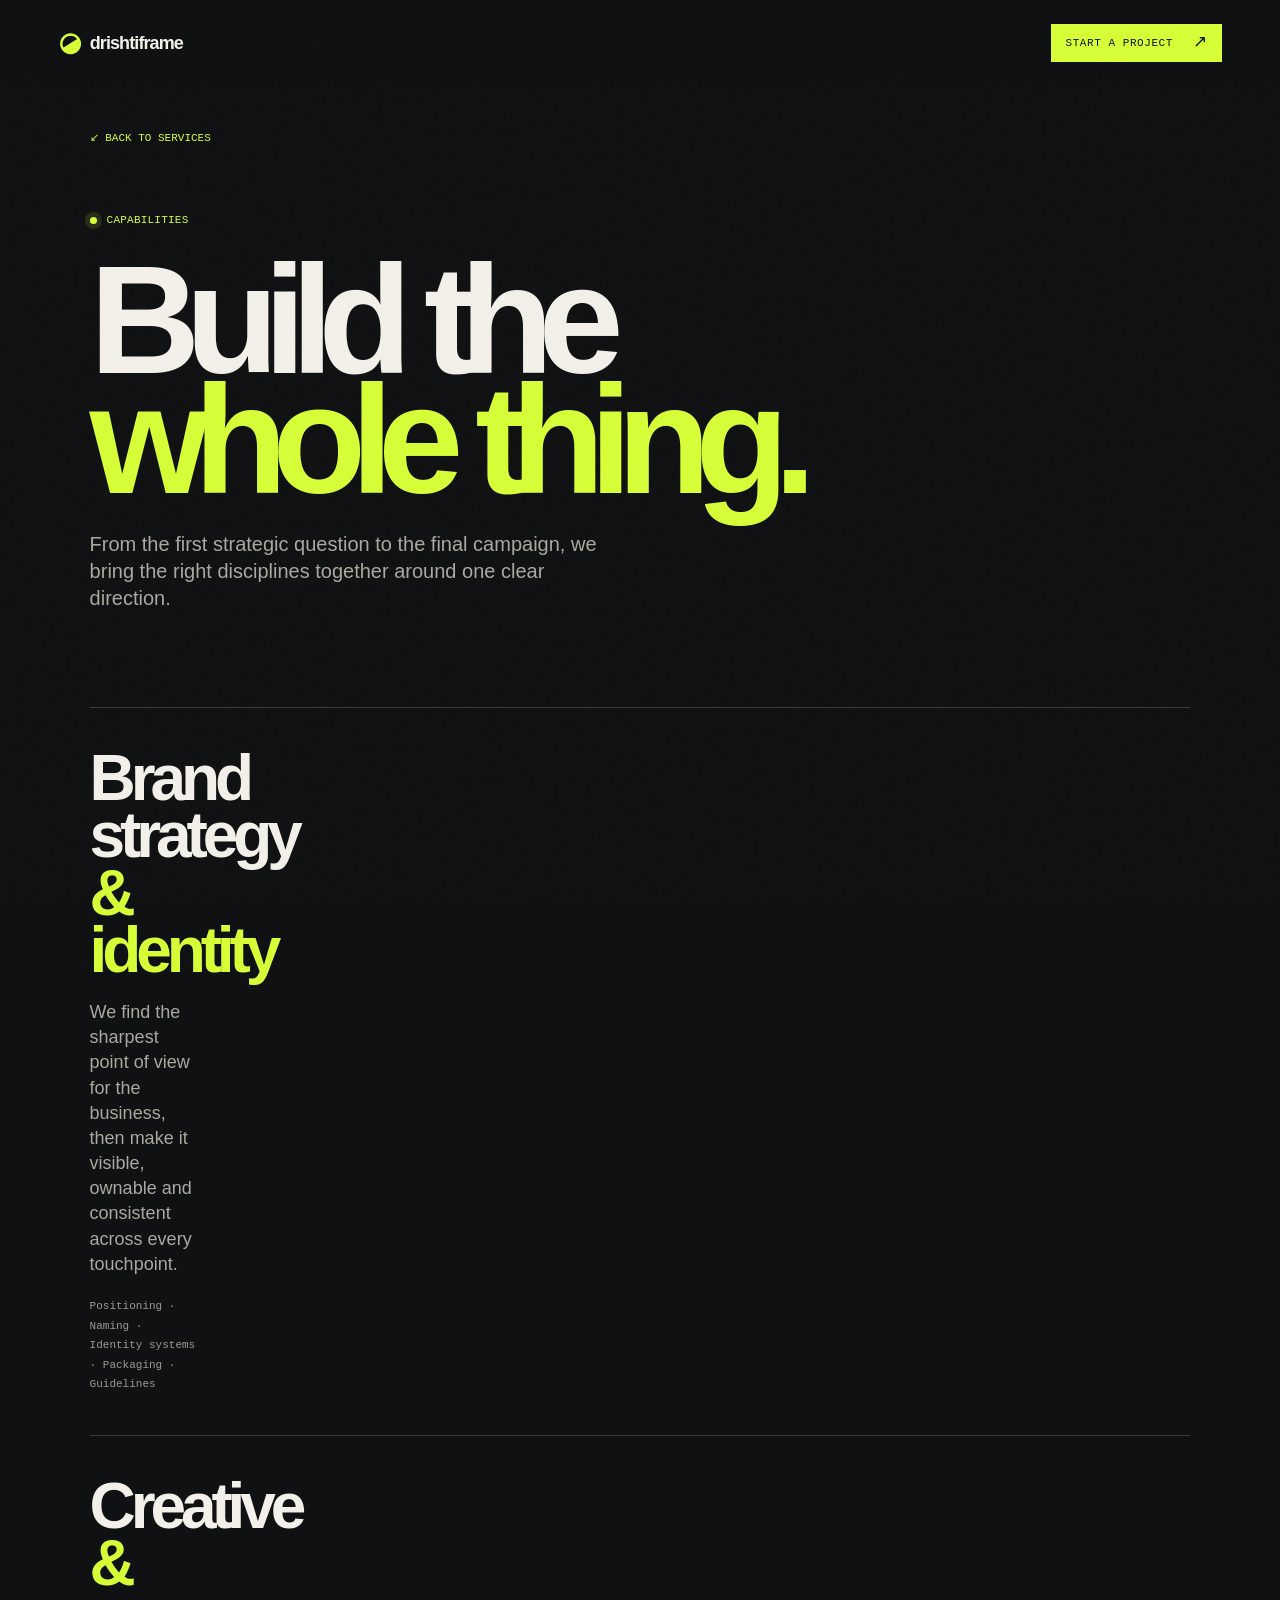
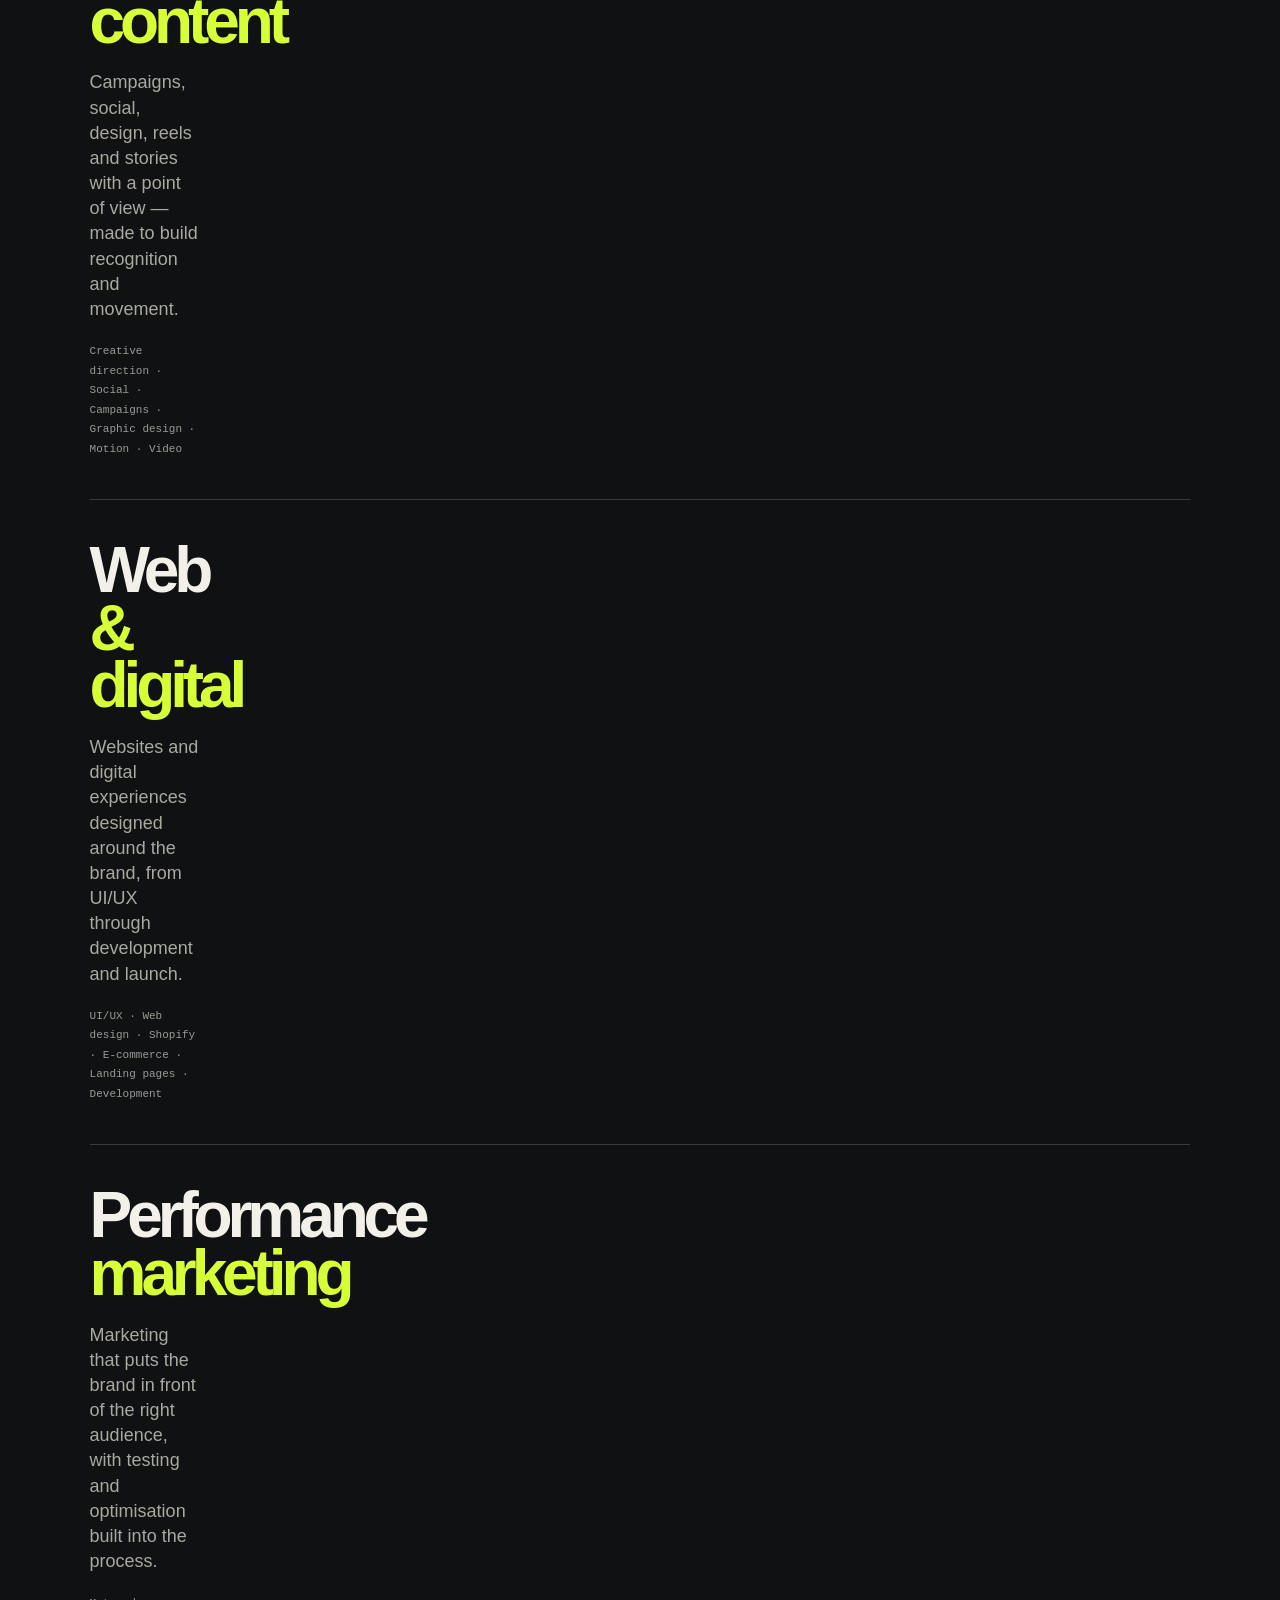
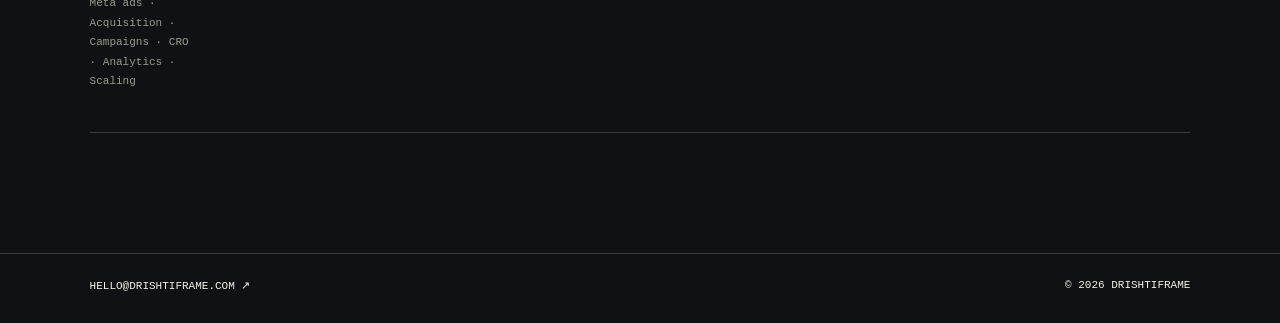
<file: service.html>
<!doctype html>
<html lang="en">
  <head>
    <meta charset="UTF-8" /><meta name="viewport" content="width=device-width, initial-scale=1.0" />
    <meta name="description" content="Explore Drishtiframe's brand strategy, creative, digital and performance marketing capabilities." />
    <meta name="robots" content="index, follow" /><title>Services — Drishtiframe</title>
    <link rel="stylesheet" href="styles.css" />
  </head>
  <body class="service-page"><div class="noise"></div><header class="nav"><a class="logo" href="index.html#top"><span class="logo-mark">◒</span><span>drishtiframe</span></a><a class="button button-small" href="index.html#contact">Start a project <span>↗</span></a></header>
    <main class="service-detail section-pad"><a class="back-link" href="index.html#services">↙ Back to services</a><p class="eyebrow"><span class="pulse"></span> Capabilities</p><h1>Build the<br /><em>whole thing.</em></h1><p class="service-lede">From the first strategic question to the final campaign, we bring the right disciplines together around one clear direction.</p>
      <div class="detail-list"><article id="brand"><div class="detail-number">01</div><div><h2>Brand strategy <em>& identity</em></h2><p>We find the sharpest point of view for the business, then make it visible, ownable and consistent across every touchpoint.</p><small>Positioning · Naming · Identity systems · Packaging · Guidelines</small></div></article><article id="creative"><div class="detail-number">02</div><div><h2>Creative <em>& content</em></h2><p>Campaigns, social, design, reels and stories with a point of view — made to build recognition and movement.</p><small>Creative direction · Social · Campaigns · Graphic design · Motion · Video</small></div></article><article id="digital"><div class="detail-number">03</div><div><h2>Web <em>& digital</em></h2><p>Websites and digital experiences designed around the brand, from UI/UX through development and launch.</p><small>UI/UX · Web design · Shopify · E-commerce · Landing pages · Development</small></div></article><article id="growth"><div class="detail-number">04</div><div><h2>Performance <em>marketing</em></h2><p>Marketing that puts the brand in front of the right audience, with testing and optimisation built into the process.</p><small>Meta ads · Acquisition · Campaigns · CRO · Analytics · Scaling</small></div></article></div>
    </main><footer class="detail-footer section-pad"><a href="mailto:hello@drishtiframe.com">hello@drishtiframe.com ↗</a><span>© 2026 Drishtiframe</span></footer>
  </body>
</html>
</file>
<file: styles.css>
:root{--ink:#101112;--paper:#f2f0e9;--lime:#d6ff38;--muted:#9b9b92;--line:rgba(242,240,233,.18);--mono:'DM Mono',monospace;--sans:'Space Grotesk',sans-serif}*{box-sizing:border-box}html{scroll-behavior:smooth}body{margin:0;background:var(--ink);color:var(--paper);font-family:var(--sans);overflow-x:hidden}.noise{position:fixed;inset:0;opacity:.035;pointer-events:none;z-index:10;background-image:url("data:image/svg+xml,%3Csvg viewBox='0 0 160 160' xmlns='http://www.w3.org/2000/svg'%3E%3Cfilter id='n'%3E%3CfeTurbulence type='fractalNoise' baseFrequency='.9' numOctaves='4' stitchTiles='stitch'/%3E%3C/filter%3E%3Crect width='100%25' height='100%25' filter='url(%23n)' opacity='.5'/%3E%3C/svg%3E")}.nav{height:86px;display:flex;align-items:center;justify-content:space-between;padding:0 4.5vw;position:fixed;top:0;left:0;right:0;z-index:20;background:linear-gradient(180deg,var(--ink) 0%,rgba(16,17,18,.8) 65%,transparent 100%)}.logo{display:flex;align-items:center;gap:10px;color:var(--paper);font-weight:600;font-size:18px;text-decoration:none;letter-spacing:-.05em}.logo-mark{font-size:26px;color:var(--lime);line-height:0;transform:rotate(-32deg);display:inline-block}.nav-links{display:flex;gap:30px;margin-left:auto;margin-right:38px}.nav a{color:var(--paper);text-decoration:none}.nav-links a,.text-link,.section-top p,.eyebrow,.section-kicker,.hero-meta,.project-info p,.service-card p,.team-list small,.proof-points p,.contact-row,.trust-item span{font:11px var(--mono);letter-spacing:.02em}.nav-links a{opacity:.65;transition:opacity .2s}.nav-links a:hover{opacity:1}.button{display:inline-flex;align-items:center;gap:38px;background:var(--lime);color:var(--ink)!important;padding:17px 19px;text-decoration:none;font:11px var(--mono);text-transform:uppercase;letter-spacing:.05em;border:1px solid var(--lime);transition:transform .25s,background .25s}.button:hover{transform:translateY(-4px);background:#e9ff8d}.button span,.text-link span{font-size:17px;line-height:0}.button-small{padding:12px 14px;gap:20px}.menu-toggle{display:none;background:none;border:0;color:var(--paper);font-size:20px}.section-pad{padding-left:7vw;padding-right:7vw}.hero{min-height:100vh;position:relative;display:flex;align-items:center;padding-top:110px;overflow:hidden;background:radial-gradient(circle at 67% 47%,#273724 0,#101112 37%)}.hero-copy{position:relative;z-index:3;max-width:710px}.eyebrow,.section-kicker{color:var(--lime);text-transform:uppercase}.eyebrow{display:flex;align-items:center;gap:10px;margin-bottom:32px}.pulse{height:7px;width:7px;border-radius:100%;background:var(--lime);box-shadow:0 0 0 5px rgba(214,255,56,.12)}h1,h2,h3,p{margin-top:0}h1{font-size:clamp(64px,9.2vw,142px);letter-spacing:-.09em;line-height:.83;margin-bottom:40px;font-weight:600}h1 em,h2 em,h3 em{font-style:normal;color:var(--lime)}h1 span{color:transparent;-webkit-text-stroke:1px rgba(242,240,233,.65)}.hero-sub{max-width:360px;color:#b5b4ab;font-size:17px;line-height:1.35}.hero-actions{display:flex;align-items:center;gap:28px;margin-top:30px}.text-link{color:var(--paper);text-transform:uppercase;text-decoration:none;display:inline-flex;gap:13px;align-items:center;border-bottom:1px solid #555;padding-bottom:8px}.hero-meta{position:absolute;bottom:33px;left:7vw;right:7vw;display:flex;justify-content:space-between;text-transform:uppercase;color:#a2a29b;line-height:1.5}.scroll-cue{color:var(--paper)}.scroll-cue b{font-size:20px;font-weight:400;margin-left:10px;color:var(--lime)}.hero-visual{position:absolute;right:2vw;top:19vh;width:min(48vw,690px);height:68vh;opacity:.9}.visual-grid{inset:0;position:absolute;background:linear-gradient(rgba(214,255,56,.06) 1px,transparent 1px),linear-gradient(90deg,rgba(214,255,56,.06) 1px,transparent 1px);background-size:40px 40px;mask-image:radial-gradient(circle,black 20%,transparent 72%);transform:perspective(500px) rotateX(55deg) rotateZ(-25deg) scale(1.25)}.orb{position:absolute;border-radius:50%;filter:blur(.2px)}.orb-main{width:31vw;height:31vw;max-width:430px;max-height:430px;right:9%;top:14%;background:radial-gradient(circle at 32% 25%,#eeffa0 0,#aee529 15%,#526e22 36%,#182017 67%,transparent 68%),radial-gradient(circle,#233119,transparent 70%);box-shadow:inset -35px -45px 90px #101112,0 0 80px rgba(214,255,56,.13);animation:float 8s ease-in-out infinite}.orb-small{height:90px;width:90px;right:2%;bottom:20%;background:var(--lime);box-shadow:0 0 80px var(--lime);animation:float 6s 1s ease-in-out infinite}.hero-sticker{position:absolute;right:18%;bottom:4%;font:11px var(--mono);letter-spacing:.13em;line-height:1.15;color:var(--lime);transform:rotate(-8deg)}.hero-sticker strong{font-size:22px}.hero-orbit{position:absolute;border:1px solid rgba(214,255,56,.16);border-radius:50%;height:65vw;width:65vw;right:-25vw;top:10vh;transform:rotate(28deg)}.orbit-two{height:45vw;width:45vw;right:-9vw;top:24vh;border-color:rgba(242,240,233,.15)}.trust{border-top:1px solid var(--line);border-bottom:1px solid var(--line);min-height:145px;display:grid;grid-template-columns:2fr repeat(4,1fr);align-items:center;gap:20px}.trust-label{font:11px var(--mono);color:var(--muted);text-transform:uppercase;line-height:1.5}.trust-item{display:flex;flex-direction:column;gap:10px}.trust-item strong{font-size:40px;letter-spacing:-.08em;font-weight:400}.trust-item span{text-transform:uppercase;color:var(--muted)}.positioning{padding-top:180px;padding-bottom:180px}.position-grid{display:grid;grid-template-columns:1.15fr 1fr;gap:9vw;margin-top:40px}.positioning h2{font-size:clamp(54px,8vw,115px);line-height:.83;letter-spacing:-.085em;margin:0}.position-copy{padding-top:40px}.lede{font-size:27px;line-height:1.15;letter-spacing:-.045em;max-width:510px}.position-copy>p:nth-child(2){color:#999991;max-width:420px;line-height:1.5;margin:35px 0 50px}.circle-link{display:flex;align-items:center;justify-content:space-between;border-top:1px solid var(--line);border-bottom:1px solid var(--line);padding:18px 0;color:var(--paper);text-transform:uppercase;text-decoration:none;font:11px var(--mono);max-width:420px}.circle-link span{font-size:22px;color:var(--lime)}.services{background:var(--paper);color:var(--ink);padding-top:130px;padding-bottom:150px}.services .section-kicker{color:#60665b}.section-top{display:flex;justify-content:space-between;align-items:center}.section-top p{color:#69705c;text-transform:uppercase}.display-heading{font-size:clamp(56px,8vw,120px);line-height:.83;letter-spacing:-.09em;margin:50px 0 75px;font-weight:500}.services .display-heading em,.services .service-card h3 em{color:#6e8730}.service-grid{display:grid;grid-template-columns:repeat(2,1fr);border-top:1px solid #babcb1;border-left:1px solid #babcb1}.service-card{min-height:300px;padding:28px;display:flex;flex-direction:column;justify-content:space-between;border-right:1px solid #babcb1;border-bottom:1px solid #babcb1;position:relative;transition:background .3s,transform .3s}.service-card:hover{background:#dfff77;transform:translateY(-7px);z-index:2}.service-card.featured{background:var(--lime)}.service-no{font:11px var(--mono)}.service-card h3{font-size:39px;line-height:.93;letter-spacing:-.07em;margin:0}.service-card p{max-width:290px;line-height:1.5;color:#5d6356;margin:16px 0 0}.card-arrow{font-size:22px;position:absolute;right:28px;top:25px}.approach{padding-top:150px;padding-bottom:150px}.approach-header{display:flex;align-items:flex-end;justify-content:space-between}.approach-header .display-heading{margin-bottom:65px}.approach-header>p{color:var(--muted);max-width:200px;line-height:1.4;margin-bottom:72px}.process-list{border-top:1px solid var(--line)}.process-step{display:grid;grid-template-columns:70px 1fr 1fr 30px;align-items:center;min-height:100px;border-bottom:1px solid var(--line);transition:background .3s,padding .3s}.process-step:hover,.process-step.active{background:var(--lime);color:var(--ink);padding-left:20px;padding-right:20px}.process-step span,.process-step p{font:11px var(--mono)}.process-step span{color:var(--lime)}.process-step:hover span,.process-step.active span{color:var(--ink)}.process-step h3{font-size:32px;letter-spacing:-.07em;margin:0}.process-step p{color:var(--muted);margin:0}.process-step:hover p,.process-step.active p{color:var(--ink)}.process-step b{font-size:20px;font-weight:400}.work{background:#151716;padding-top:135px;padding-bottom:160px}.work .text-link{color:var(--paper)}.work-heading{display:flex;justify-content:space-between;align-items:flex-end}.work-heading .display-heading{margin-bottom:75px}.work-heading p{color:var(--muted);max-width:180px;margin-bottom:90px;line-height:1.4}.work-grid{display:grid;grid-template-columns:1.25fr .75fr;gap:18px}.project-wide{grid-row:span 2}.project-art{min-height:410px;position:relative;overflow:hidden;transition:transform .5s}.project:hover .project-art{transform:scale(.985)}.art-rudr{background:radial-gradient(circle at 62% 44%,#df4f21 0 13%,transparent 14%),linear-gradient(130deg,#2b0508,#ed552c 45%,#ffcf69);min-height:620px}.art-rudr:before{content:'';position:absolute;inset:16%;border:1px solid rgba(255,255,255,.35);border-radius:50%;box-shadow:0 0 0 40px rgba(255,239,163,.08),0 0 0 80px rgba(255,239,163,.06)}.art-disc{position:absolute;width:160px;height:160px;left:44%;top:38%;border:22px solid #150b09;border-radius:50%;box-shadow:0 0 0 4px #ffd782;transform:rotate(25deg)}.art-word{position:absolute;left:28px;top:24px;font-size:clamp(40px,5vw,83px);font-weight:600;letter-spacing:-.1em}.art-caption{position:absolute;bottom:23px;left:25px;font:11px var(--mono);text-transform:uppercase}.project-info{display:flex;justify-content:space-between;align-items:start;padding:18px 3px 28px}.project-info h3{font-size:23px;letter-spacing:-.06em;margin:0 0 6px}.project-info p{color:var(--muted);margin:0}.project-info>span{font-size:22px;color:var(--lime)}.art-beswasth{background:linear-gradient(135deg,#dfebd6,#607d52);color:#192117}.beswasth-sun{position:absolute;width:180px;height:180px;border-radius:50%;right:16%;top:22%;background:#ffbd77;box-shadow:0 0 0 40px rgba(255,219,164,.2),0 0 0 80px rgba(255,219,164,.1)}.art-beswasth .art-word{font-size:clamp(28px,3vw,48px);left:22px;top:auto;bottom:35px}.art-kala{background:linear-gradient(120deg,#a9c5ff,#d9e0ff);color:#2c2750}.kala-shape{width:170px;height:210px;background:#6847ac;position:absolute;right:20%;top:18%;border-radius:100% 20% 60% 20%;transform:rotate(28deg);box-shadow:75px 50px 0 #e09ab6}.art-kala .art-word{font-size:clamp(28px,3vw,48px);top:auto;bottom:35px}.team-proof{padding-top:155px;padding-bottom:155px;display:grid;grid-template-columns:1fr .8fr;gap:8vw}.team-intro{color:#a8a9a0;max-width:370px;line-height:1.45;margin-bottom:65px}.team-list{border-top:1px solid var(--line);max-width:580px}.team-list div{display:grid;grid-template-columns:35px 1fr 75px;align-items:center;min-height:64px;border-bottom:1px solid var(--line);font:12px var(--mono)}.team-list span{color:var(--lime)}.team-list small{color:var(--muted);text-align:right}.team-portrait{min-height:600px;position:relative;overflow:hidden;background:#d1d4b7}.portrait-gradient{position:absolute;inset:0;background:radial-gradient(ellipse at 50% 38%,#f2e3c1 0 11%,transparent 12%),radial-gradient(ellipse at 50% 46%,#6d523f 0 18%,transparent 19%),linear-gradient(145deg,#93a54d,#dd9f6d 50%,#4e6553)}.portrait-lines{position:absolute;inset:0;background:repeating-linear-gradient(72deg,transparent 0 25px,rgba(16,17,18,.15) 26px 27px);mix-blend-mode:multiply}.team-portrait>span{position:absolute;bottom:28px;left:28px;font-size:45px;line-height:.8;letter-spacing:-.08em}.team-portrait em{color:var(--lime);font-style:normal}.proof{background:var(--lime);color:var(--ink);padding-top:130px;padding-bottom:90px}.proof .section-kicker{color:#52651d}.proof-grid{display:grid;grid-template-columns:1fr 1fr;gap:12vw}.proof-statement h2{font-size:clamp(55px,7vw,100px);letter-spacing:-.09em;line-height:.84;margin:40px 0}.proof-statement h2 em{color:#52651d}.proof-statement p{font-size:18px;max-width:300px;line-height:1.4}.proof-points{border-top:1px solid rgba(16,17,18,.3);margin-top:42px}.proof-points>div{display:grid;grid-template-columns:40px 1fr;grid-template-rows:auto auto;border-bottom:1px solid rgba(16,17,18,.3);padding:22px 0}.proof-points span{grid-row:span 2;font:11px var(--mono)}.proof-points h3{font-size:27px;letter-spacing:-.06em;margin:0}.proof-points p{margin:8px 0 0;line-height:1.4;max-width:260px}.proof-numbers{border-top:1px solid rgba(16,17,18,.3);display:grid;grid-template-columns:repeat(3,1fr);margin-top:115px;padding-top:28px}.proof-numbers div{display:flex;flex-direction:column;gap:10px}.proof-numbers strong{font-size:60px;letter-spacing:-.09em;font-weight:500}.proof-numbers span{font:11px var(--mono);text-transform:uppercase}.cta{min-height:95vh;position:relative;overflow:hidden;padding-top:145px;padding-bottom:35px;background:radial-gradient(circle at 78% 42%,#465b22 0,transparent 32%)}.cta-orb{position:absolute;right:-12vw;top:13%;height:55vw;width:55vw;border-radius:50%;border:1px solid rgba(214,255,56,.2);box-shadow:inset 0 0 100px rgba(214,255,56,.06),0 0 70px rgba(214,255,56,.06)}.cta-orb:after{content:'';position:absolute;inset:13%;border-radius:50%;background:radial-gradient(circle at 32% 30%,#dbff57,#586e26 30%,#151716 68%);opacity:.7}.cta h2{font-size:clamp(70px,11vw,170px);line-height:.78;letter-spacing:-.1em;position:relative;z-index:2;margin:55px 0}.cta h2 em{color:var(--lime)}.cta>p{position:relative;z-index:2;color:#a8a9a0;font-size:18px;line-height:1.4}.button-light{position:relative;z-index:2;margin-top:32px;background:var(--paper);border-color:var(--paper)}.contact-row{position:absolute;bottom:35px;left:7vw;right:7vw;display:flex;justify-content:space-between;align-items:center;color:#999991;text-transform:uppercase}.contact-row a{color:var(--paper);text-decoration:none}@keyframes float{0%,100%{transform:translateY(0) rotate(-4deg)}50%{transform:translateY(-18px) rotate(4deg)}}.reveal{opacity:0;transform:translateY(30px);transition:opacity .8s,transform .8s}.reveal.visible{opacity:1;transform:translateY(0)}
@media(max-width:800px){.nav{height:72px;padding:0 6vw}.nav-links,.nav>.button{display:none}.menu-toggle{display:block}.section-pad{padding-left:6vw;padding-right:6vw}.hero{min-height:850px;padding-top:110px;align-items:flex-start}.hero-copy{padding-top:55px}.hero-visual{width:100vw;height:52vh;right:-20vw;top:42vh;opacity:.7}.hero-meta{left:6vw;right:6vw;bottom:28px;font-size:9px}.hero-meta .scroll-cue{display:none}.hero-sub{font-size:15px;max-width:290px}.trust{grid-template-columns:repeat(2,1fr);gap:30px;padding-top:35px;padding-bottom:35px}.trust-label{grid-column:span 2}.trust-item strong{font-size:34px}.positioning{padding-top:100px;padding-bottom:100px}.position-grid,.proof-grid,.team-proof{grid-template-columns:1fr;gap:45px}.position-copy{padding-top:0}.lede{font-size:24px}.services,.approach,.work{padding-top:95px;padding-bottom:100px}.section-top{align-items:flex-start}.section-top p{max-width:120px;text-align:right;font-size:9px}.display-heading{margin:35px 0 50px}.service-grid{grid-template-columns:1fr}.service-card{min-height:240px}.service-card h3{font-size:34px}.approach-header,.work-heading{display:block}.approach-header>p,.work-heading p{margin:0 0 45px}.process-step{grid-template-columns:42px 1fr 25px;min-height:93px}.process-step p{grid-column:2}.process-step h3{font-size:28px}.work-grid{grid-template-columns:1fr}.project-wide{grid-row:auto}.art-rudr{min-height:470px}.team-proof{padding-top:100px;padding-bottom:100px}.team-portrait{min-height:420px}.proof-numbers{margin-top:75px}.proof-numbers strong{font-size:42px}.proof-numbers span{font-size:9px}.cta{min-height:780px;padding-top:100px}.cta h2{font-size:17vw;margin:55px 0 35px}.contact-row{left:6vw;right:6vw;flex-wrap:wrap;gap:15px;bottom:25px;font-size:9px}.contact-row span{width:100%;margin-top:10px}.cta-orb{right:-45vw;top:38%}}

/* Updated home composition: the hero now uses a tactile product collage. */
.hero-copy.reveal{opacity:1;transform:none}
.hero-collage{height:70vh;width:min(47vw,650px);right:4vw;top:17vh;transform:rotate(-3deg)}.collage-card{position:absolute;overflow:hidden;border:1px solid rgba(242,240,233,.3);box-shadow:18px 24px 50px rgba(0,0,0,.35);background:#273322}.collage-card img{display:block;width:100%;height:100%;object-fit:cover;filter:saturate(.72) contrast(1.04)}.collage-back{width:42%;height:53%;right:3%;top:6%;transform:rotate(13deg)}.collage-middle{width:43%;height:55%;left:13%;top:25%;transform:rotate(-9deg);z-index:2}.collage-front{width:39%;height:52%;right:20%;bottom:2%;transform:rotate(5deg);z-index:3}.collage-label{position:absolute;left:0;top:9%;z-index:4;font:11px var(--mono);line-height:1.15;color:var(--lime);letter-spacing:.1em;transform:rotate(-7deg)}.collage-label em{font-style:normal;color:var(--paper)}.hero-collage .hero-sticker{right:1%;bottom:0;z-index:5}.trust-label strong{display:block;color:var(--paper);font-weight:400}.position-media{width:100%;height:185px;overflow:hidden;margin-bottom:28px;border:1px solid rgba(242,240,233,.18)}.position-media img{width:100%;height:100%;object-fit:cover;filter:grayscale(.55) saturate(.6);opacity:.8}.service-card{color:var(--ink);text-decoration:none}.service-card p{color:#5d6356}.team-list article{display:grid;grid-template-columns:35px 1fr;gap:0;align-items:start;padding:24px 0;border-bottom:1px solid var(--line)}.team-list article>span{font:12px var(--mono);color:var(--lime);padding-top:3px}.team-list article b{font:16px var(--mono);letter-spacing:-.03em}.team-list article p{font-size:14px;line-height:1.4;color:#aaa99f;max-width:600px;margin:12px 0}.team-list article small{display:block;color:var(--muted);line-height:1.45;max-width:600px}.team-proof .team-list>div{display:none}.back-link{display:inline-block;color:var(--lime);font:11px var(--mono);text-decoration:none;text-transform:uppercase;margin:130px 0 70px}.service-detail{min-height:calc(100vh - 100px);padding-top:1px;padding-bottom:120px}.service-detail h1{font-size:clamp(75px,12vw,175px);margin:35px 0 30px;line-height:.78;letter-spacing:-.1em}.service-lede{font-size:20px;line-height:1.35;color:#aaa99f;max-width:510px;margin-bottom:95px}.detail-list{border-top:1px solid var(--line)}.detail-list article{display:grid;grid-template-columns:110px 1fr;gap:30px;padding:42px 0;border-bottom:1px solid var(--line);scroll-margin-top:100px}.detail-list article:target{background:rgba(214,255,56,.06);padding-left:18px;padding-right:18px}.detail-number{font:12px var(--mono);color:var(--lime)}.detail-list h2{font-size:clamp(36px,5vw,70px);line-height:.9;letter-spacing:-.08em;margin:0 0 20px}.detail-list h2 em{color:var(--lime);font-style:normal}.detail-list p{font-size:18px;line-height:1.4;color:#aaa99f;max-width:720px}.detail-list small{font:11px var(--mono);color:var(--muted);line-height:1.5}.detail-footer{display:flex;justify-content:space-between;border-top:1px solid var(--line);padding-top:25px;padding-bottom:30px;font:11px var(--mono);text-transform:uppercase}.detail-footer a{color:var(--paper);text-decoration:none}@media(max-width:800px){.hero-collage{width:105vw;height:54vh;right:-25vw;top:44vh}.collage-back{width:43%;height:48%}.collage-middle{width:44%;height:51%;left:8%;top:25%}.collage-front{width:41%;height:48%;right:22%;bottom:4%}.collage-label{left:6%;top:10%}.position-media{height:150px}.team-list article{grid-template-columns:30px 1fr}.team-list article b{font-size:13px}.team-list article p{font-size:13px}.detail-list article{grid-template-columns:35px 1fr;gap:10px}.detail-list h2{font-size:36px}.detail-list p{font-size:16px}.service-lede{font-size:18px;margin-bottom:65px}.back-link{margin-top:100px}.detail-footer{font-size:9px}}
/* Team layout correction: keep each description as a normal text block and preserve the portrait ratio. */
.team-proof{align-items:start}
.team-list article>div{display:block;min-width:0}
.team-list article b{display:block;line-height:1.2}
.team-list article p{overflow-wrap:normal;word-break:normal}
.team-portrait{height:clamp(430px,46vw,680px);min-height:0;align-self:start;aspect-ratio:4 / 5}
.collage-sheet{position:absolute;inset:0;display:grid;place-items:center;z-index:2}.collage-sheet img{display:block;width:auto;height:auto;max-width:92%;max-height:100%;object-fit:contain;box-shadow:18px 24px 50px rgba(0,0,0,.34);border:1px solid rgba(242,240,233,.28)}
@media(max-width:800px){.collage-sheet img{max-width:84%;max-height:100%}}
.team-list{max-width:980px}
.team-list article{grid-template-columns:62px minmax(0,1fr);padding:34px 0 38px}
.team-list article>div{width:100%;max-width:none}
.team-list article b{font-size:22px;letter-spacing:-.04em}
.team-list article p{max-width:820px;margin:18px 0 17px;font-size:16px;line-height:1.45;color:#b8b7af}
.team-list article small{width:100%;max-width:820px;margin:0;font-size:12px;line-height:1.45;text-align:left;color:#9d9c94}
@media(max-width:800px){.team-list article{grid-template-columns:34px minmax(0,1fr);padding:27px 0 30px}.team-list article b{font-size:16px}.team-list article p{font-size:14px;margin-top:13px}.team-list article small{font-size:11px}}
.hero-orbit{display:none}
.hero-collage{height:72vh;width:min(54vw,760px);right:6vw;top:16vh}
.collage-sheet img{max-width:100%;border:0}
@media(max-width:800px){.hero-collage{width:105vw;height:54vh;right:-25vw;top:44vh}.collage-sheet img{max-width:84%}}
.team-section{padding-top:145px;padding-bottom:36px}
.team-top{display:grid;grid-template-columns:.86fr 1.14fr;gap:7vw;align-items:start}
.team-intro-block h2{font-size:clamp(60px,7.8vw,118px);line-height:.83;letter-spacing:-.09em;margin:54px 0 40px}
.team-intro-block h2 em{color:var(--lime);font-style:normal}
.team-intro-block>p{max-width:410px;color:#b1b0a8;font-family:Georgia,serif;font-size:18px;line-height:1.45}
.team-media-grid{display:grid;grid-template-columns:1.65fr .85fr;gap:14px;height:465px;margin-top:8px}
.media-slot{position:relative;overflow:hidden;background:linear-gradient(145deg,#34362f,#80694c 46%,#171918);border:1px solid rgba(242,240,233,.16);min-height:0}
.media-slot img{position:absolute;inset:0;width:100%;height:100%;object-fit:cover;object-position:center;filter:saturate(.78) contrast(1.04);z-index:0}
.media-slot:has(img):before{z-index:1;background:linear-gradient(180deg,transparent 55%,rgba(16,17,18,.52) 100%)}
.media-slot:before{content:'';position:absolute;inset:0;background:linear-gradient(115deg,transparent 0 58%,rgba(214,255,56,.12) 58.2%,transparent 58.6%),radial-gradient(circle at 22% 26%,rgba(242,240,233,.25),transparent 29%);opacity:.8}
.media-slot span{position:absolute;left:18px;bottom:16px;color:rgba(242,240,233,.55);font:10px var(--mono);text-transform:uppercase;letter-spacing:.08em;z-index:1}
.media-main{background:linear-gradient(135deg,#2d362f,#a47f59 48%,#272c26)}
.media-main:after{content:'→';position:absolute;left:18px;bottom:54px;font-size:28px;color:var(--lime)}
.media-side{display:grid;grid-template-rows:repeat(3,1fr);gap:14px}.media-side .media-slot:nth-child(2){background:linear-gradient(135deg,#17191a,#505a49)}.media-side .media-slot:nth-child(3){background:linear-gradient(135deg,#4a3529,#b67b57)}
.team-cards{display:grid;grid-template-columns:repeat(4,1fr);border-top:1px solid var(--line);margin-top:62px}
.team-cards article{min-width:0;padding:24px 28px 18px 0;border-right:1px solid var(--line);margin-right:28px}.team-cards article:last-child{border-right:0;margin-right:0}
.team-cards article>span{display:block;color:var(--lime);font:12px var(--mono);margin-bottom:23px}.team-cards article b{display:block;font-size:19px;line-height:1.1;letter-spacing:-.05em}.team-cards article p{font-size:14px;line-height:1.4;color:#aaa99f;margin:18px 0 22px}.team-cards article small{display:block;color:#9e9d95;font:11px var(--mono);line-height:1.55}.team-cards article small strong{display:block;color:var(--lime);font-weight:400;text-transform:uppercase;margin-bottom:7px}
.team-footer-label{border-top:1px solid var(--line);margin-top:48px;padding-top:18px;color:#76766f;font:10px var(--mono);letter-spacing:.05em;position:relative}.team-footer-label>span{float:right;color:var(--paper);font-family:var(--sans);font-size:25px;line-height:.7;letter-spacing:-.08em;margin-top:-4px}.team-footer-label em{color:var(--lime);font-style:normal}
@media(max-width:1000px){.team-top{grid-template-columns:1fr}.team-media-grid{margin-top:20px}.team-cards{grid-template-columns:repeat(2,1fr);row-gap:20px}.team-cards article:nth-child(2){border-right:0;margin-right:0}.team-cards article:nth-child(3){border-top:1px solid var(--line);padding-top:24px}.team-cards article:nth-child(4){border-top:1px solid var(--line);padding-top:24px}}
@media(max-width:600px){.team-section{padding-top:95px}.team-intro-block h2{margin:38px 0 28px;font-size:16vw}.team-media-grid{height:360px;grid-template-columns:1.5fr .8fr;gap:8px}.media-side{gap:8px}.team-cards{grid-template-columns:1fr;margin-top:45px}.team-cards article,.team-cards article:nth-child(2),.team-cards article:nth-child(3),.team-cards article:nth-child(4){border-right:0;border-top:1px solid var(--line);margin:0;padding:24px 0}.team-cards article:first-child{border-top:0}.team-footer-label{font-size:8px;line-height:1.6}.team-footer-label>span{font-size:20px}}

/* Final layout cleanup: use the local positioning image and remove decorative labels/numbering. */
.position-media img{content:url("Assets/img-here.jpg")}
.position-media:after{display:none}
.section-kicker,.section-top,.service-no,.team-cards article>span,.detail-number,.team-footer-label{display:none}
.positioning{background:var(--paper);color:var(--ink);padding-top:150px;padding-bottom:150px}
.positioning .section-kicker{color:#60752b}
.position-grid{grid-template-columns:1.05fr .95fr;gap:8vw;align-items:start}
.positioning h2{font-size:clamp(64px,8.3vw,132px);line-height:.79;letter-spacing:-.1em}
.position-media{height:210px;border:0;margin-bottom:34px;filter:grayscale(.25)}
.position-copy .lede{font-size:clamp(24px,2.3vw,34px);line-height:1.05;letter-spacing:-.055em;max-width:590px;color:#1a1b1a}
.position-copy>p:nth-of-type(2){color:#676960;max-width:560px;line-height:1.45;margin:34px 0 50px}
.positioning .circle-link{color:var(--ink);border-color:#b5b7ae;max-width:470px}
.positioning .circle-link span{color:#6d8e20}
@media(max-width:800px){.positioning{padding-top:100px;padding-bottom:105px}.position-grid{grid-template-columns:1fr;gap:45px}.positioning h2{font-size:17vw}.position-media{height:170px}.position-copy .lede{font-size:26px}}
.positioning{position:relative;overflow:hidden;background:var(--ink);color:var(--paper);padding-top:155px;padding-bottom:155px}
.positioning:before{content:'';position:absolute;inset:0;pointer-events:none;opacity:.28;background:linear-gradient(90deg,transparent 0 34%,rgba(242,240,233,.16) 34.05%,transparent 34.1% 71%,rgba(242,240,233,.12) 71.05%,transparent 71.1%),linear-gradient(rgba(242,240,233,.1) 1px,transparent 1px);background-size:auto,100% 220px}
.positioning .section-kicker{position:relative;z-index:1;color:var(--lime)}
.position-grid{position:relative;z-index:1;display:grid;grid-template-columns:minmax(0,.72fr) minmax(0,1.28fr);gap:5vw;align-items:start}
.positioning h2{font-size:clamp(65px,8.6vw,142px);line-height:.79;letter-spacing:-.1em;margin-top:48px}
.position-copy{padding-top:32px;position:relative}
.position-media{width:100%;height:clamp(340px,28vw,470px);margin-bottom:42px;border:1px solid rgba(242,240,233,.16);filter:grayscale(.75) contrast(1.05);position:relative}
.position-media:after{content:'01';position:absolute;right:20px;top:12px;color:rgba(242,240,233,.7);font:clamp(70px,10vw,150px) var(--sans);line-height:1;letter-spacing:-.1em;-webkit-text-stroke:1px rgba(242,240,233,.42);color:transparent}

/* Keep cleanup rules last so older component rules cannot restore removed labels. */
.position-media img{content:url("Assets/img-here.jpg")}
.position-media:after,.section-kicker,.section-top,.service-no,.team-cards article>span,.detail-number,.team-footer-label{display:none}
.position-copy:before{content:'Strategy\A Design\A Content\A Technology  →';white-space:pre;position:absolute;left:-240px;top:150px;color:#8d8b82;font:italic 19px/1.5 Georgia,serif;transform:rotate(-8deg)}
.position-copy .lede{font-size:clamp(25px,2.5vw,38px);line-height:1.08;letter-spacing:-.055em;max-width:620px;color:#aaa9a0}
.position-copy>p:nth-of-type(2){color:#f2f0e9;max-width:680px;line-height:1.4;margin:44px 0 34px;font-size:15px}
.positioning .circle-link{color:var(--paper);border:1px solid rgba(242,240,233,.7);border-radius:999px;padding:16px 22px;max-width:265px}
.positioning .circle-link span{color:var(--lime)}
@media(max-width:1100px){.position-copy:before{display:none}}
@media(max-width:800px){.positioning{padding-top:100px;padding-bottom:105px}.position-grid{grid-template-columns:1fr;gap:35px}.positioning h2{font-size:17vw;margin-top:35px}.position-media{height:225px;margin-bottom:30px}.position-copy .lede{font-size:26px}.position-copy>p:nth-of-type(2){margin:30px 0 26px}}
.position-text{min-width:0;padding-top:32px}
.position-text .lede{font-size:clamp(25px,2.5vw,38px);line-height:1.08;letter-spacing:-.055em;max-width:620px;color:#aaa9a0}
.position-text>p:nth-of-type(2){color:#f2f0e9;max-width:560px;line-height:1.4;margin:44px 0 34px;font-size:15px}
.position-copy:before{display:none}
.positioning h2{margin-bottom:52px;line-height:.84}
.position-text .lede{margin-bottom:0}
@media(max-width:800px){.position-text{padding-top:0}.position-text .lede{font-size:26px}.position-text>p:nth-of-type(2){margin:30px 0 26px}}
.contact-form{position:relative;z-index:2;width:min(100%,790px);margin-top:40px}.form-row{display:grid;grid-template-columns:1fr 1fr;gap:12px}.contact-form input,.contact-form select,.contact-form textarea{width:100%;border:1px solid rgba(242,240,233,.35);border-radius:6px;background:rgba(16,17,18,.32);color:var(--paper);font:12px var(--mono);padding:18px 19px;outline:none;transition:border-color .2s,background .2s}.contact-form input::placeholder,.contact-form textarea::placeholder,.contact-form select:invalid{color:#a3a39c;text-transform:uppercase}.contact-form select{appearance:none;margin-top:12px;background-color:rgba(16,17,18,.32);background-image:linear-gradient(45deg,transparent 50%,#d6ff38 50%),linear-gradient(135deg,#d6ff38 50%,transparent 50%);background-position:calc(100% - 23px) 50%,calc(100% - 17px) 50%;background-size:7px 7px,7px 7px;background-repeat:no-repeat}.contact-form textarea{display:block;resize:vertical;min-height:88px;margin-top:12px;line-height:1.45}.contact-form input:focus,.contact-form select:focus,.contact-form textarea:focus{border-color:var(--lime);background:rgba(214,255,56,.04)}.contact-form .button{margin-top:18px;cursor:pointer}.contact-form .button-light{color:var(--ink)!important}.contact-row a:first-child{color:var(--paper)}
@media(max-width:800px){.contact-form{margin-top:32px}.form-row{grid-template-columns:1fr;gap:10px}.contact-form select{margin-top:10px}.contact-form textarea{margin-top:10px}.contact-row{bottom:22px}}
.contact-form .button:disabled{opacity:.55;cursor:wait;transform:none}
.success-modal{position:fixed;inset:0;z-index:50;display:grid;place-items:center;padding:20px;background:rgba(7,9,8,.78);backdrop-filter:blur(12px)}
.success-modal[hidden]{display:none}
.success-modal-card{width:min(100%,500px);position:relative;text-align:center;padding:52px 44px 40px;border:1px solid rgba(214,255,56,.28);border-radius:18px;background:#f2f0e9;color:#111312;box-shadow:0 30px 100px rgba(0,0,0,.45)}
.success-icon{width:74px;height:74px;display:grid;place-items:center;margin:0 auto 27px;border-radius:50%;background:var(--lime);font-size:40px;font-weight:600;box-shadow:0 0 0 13px rgba(214,255,56,.18)}
.success-modal-card h3{font-size:29px;line-height:1;letter-spacing:-.06em;margin:0 0 16px}.success-modal-card p{max-width:360px;margin:0 auto 30px;color:#61655b;line-height:1.45}.modal-close{position:absolute;top:14px;right:17px;border:0;background:none;color:#60645b;font-size:28px;cursor:pointer}.modal-action{width:100%;border:0;border-radius:8px;padding:16px;background:#e7ebfb;color:#4e5567;font:13px var(--mono);cursor:pointer}.modal-action:hover{background:#dbe2ff}
@media(max-width:600px){.success-modal-card{padding:43px 24px 28px}.success-modal-card h3{font-size:24px}}
@media(max-width:800px){.positioning h2{font-size:15vw;line-height:.86;margin:34px 0 42px}.position-text .lede{font-size:24px;line-height:1.18;max-width:100%}.position-text>p:nth-of-type(2){font-size:14px;line-height:1.45;margin:32px 0 28px}}

/* Mobile hero composition: match the reference hierarchy without stretching the artwork. */
@media(max-width:1000px){
  .hero{min-height:1480px;padding-top:118px;align-items:flex-start}
  .hero-copy{padding-top:30px;max-width:92vw}
  .hero-copy .eyebrow{margin-bottom:34px;font-size:15px;line-height:1.2}
  .hero-copy h1{font-size:clamp(82px,14vw,132px);line-height:.82;margin-bottom:38px}
  .hero-sub{max-width:470px;font-size:clamp(20px,2.8vw,25px);line-height:1.22}
  .hero-actions{gap:38px;margin-top:38px;align-items:center}
  .hero-actions .button{min-width:320px;justify-content:space-between;padding:24px 28px;font-size:16px}
  .hero-actions .text-link{font-size:15px;line-height:1.15;max-width:170px}
  .hero-collage{width:112vw;height:820px;right:-24vw;top:650px;opacity:1;overflow:hidden;transform:none}
  .collage-sheet{align-items:stretch;justify-items:stretch}
  .collage-sheet img{width:100%;height:100%;max-width:none;max-height:none;object-fit:cover;object-position:center center;box-shadow:none}
  .trust{grid-template-columns:repeat(4,1fr);gap:0;padding:52px 6vw 60px;min-height:210px}
  .trust-label{display:none}
  .trust-item{padding:0 18px;border-right:1px solid var(--line);gap:12px}
  .trust-item:first-of-type{padding-left:0}
  .trust-item:last-child{padding-right:0;border-right:0}
  .trust-item strong{font-size:clamp(30px,5vw,46px)}
  .trust-item span{font-size:10px;line-height:1.35}
}

@media(max-width:600px){
  .hero{min-height:1350px;padding-top:108px}
  .hero-copy{padding-top:22px}
  .hero-copy h1{font-size:15vw}
  .hero-copy .eyebrow{font-size:12px}
  .hero-sub{font-size:20px;max-width:330px}
  .hero-actions{gap:24px;margin-top:32px}
  .hero-actions .button{min-width:0;width:58vw;padding:21px 22px;font-size:13px}
  .hero-actions .text-link{font-size:12px;max-width:125px}
  .hero-collage{height:690px;top:590px;right:-28vw}
  .trust{padding-top:40px;padding-bottom:48px}
  .trust-item{padding:0 10px}
  .trust-item span{font-size:9px}
}

/* Mobile positioning section: editorial stack with image, stat rows, and CTA. */
@media(max-width:1000px){
  main{display:flex;flex-direction:column}
  main>.hero{order:1}
  main>.positioning{order:2}
  main>.trust{order:3}
  main>section:not(.hero):not(.positioning):not(.trust){order:4}
  .positioning{padding:105px 6vw 54px;background:var(--ink);color:var(--paper)}
  .positioning .position-grid{display:flex;flex-direction:column;gap:0;margin-top:0}
  .positioning .position-text{display:contents}
  .positioning h2{order:1;font-size:clamp(70px,13vw,118px);line-height:.84;margin:0 0 40px;letter-spacing:-.09em}
  .positioning .lede{order:2;font-size:clamp(23px,4vw,31px);line-height:1.2;max-width:680px;margin:0 0 40px;letter-spacing:-.04em;color:var(--paper)}
  .positioning .position-copy{order:3;padding:0;margin:0}
  .positioning .position-media{height:335px;margin:0;border:0;border-radius:6px;overflow:hidden}
  .positioning .position-media img{filter:grayscale(.8) contrast(1.05);opacity:.9;object-fit:cover}
  .positioning .position-text>p:nth-of-type(2){display:none}
  .positioning .circle-link{order:5;margin:30px 0 0;max-width:335px;border:1px solid rgba(242,240,233,.6);border-radius:999px;padding:20px 27px;font-size:13px}
  .trust{order:4!important;display:grid;grid-template-columns:1fr;gap:0;margin:0;padding:28px 7vw 52px;border-top:0;border-bottom:0;min-height:0}
  .trust-item,.trust-item:first-of-type,.trust-item:last-child{position:relative;display:grid;grid-template-columns:68px 1fr 32px;grid-template-rows:auto auto;align-items:center;gap:0;padding:25px 0;border-right:0;border-bottom:1px solid var(--line)}
  .trust-item:last-child{border-bottom:0}
  .trust-item:before{grid-row:1 / span 2;color:#8d8d87;font:14px var(--mono);content:'01'}
  .trust-item:nth-of-type(3):before{content:'02'}
  .trust-item:nth-of-type(4):before{content:'03'}
  .trust-item:nth-of-type(5):before{content:'04'}
  .trust-item:after{content:'↗';grid-column:3;grid-row:1 / span 2;color:var(--lime);font-size:26px;justify-self:end}
  .trust-item strong{grid-column:2;grid-row:1;font-size:54px;line-height:1;letter-spacing:-.08em}
  .trust-item span{grid-column:2;grid-row:2;margin-top:10px;color:#aaa9a0;font-size:12px;letter-spacing:.16em;line-height:1.3}
}

@media(max-width:600px){
  .positioning{padding-top:88px}
  .positioning h2{font-size:15vw;margin-bottom:34px}
  .positioning .lede{font-size:21px;margin-bottom:32px}
  .positioning .position-media{height:285px}
  .trust-item strong{font-size:46px}
}

/* Match the reference CTA treatment on mobile. */
@media(max-width:1000px){
  .hero-actions{display:grid;grid-template-columns:320px 160px;gap:40px;align-items:center}
  .hero-actions .button{width:320px;min-width:0;flex:none;white-space:nowrap;justify-content:flex-start;gap:0}
  .hero-actions .button span{margin-left:auto}
  .hero-actions .text-link{width:160px;max-width:none;white-space:nowrap;display:flex;gap:17px;justify-content:space-between;line-height:1.1;padding-bottom:10px}
}

@media(max-width:600px){
  .hero-actions{grid-template-columns:minmax(0,58vw) minmax(0,34vw);gap:22px}
  .hero-actions .button{width:100%;padding:21px 20px;font-size:12px}
  .hero-actions .text-link{width:100%;font-size:11px;gap:8px}
}

.collage-sheet picture{display:contents}
</file>
